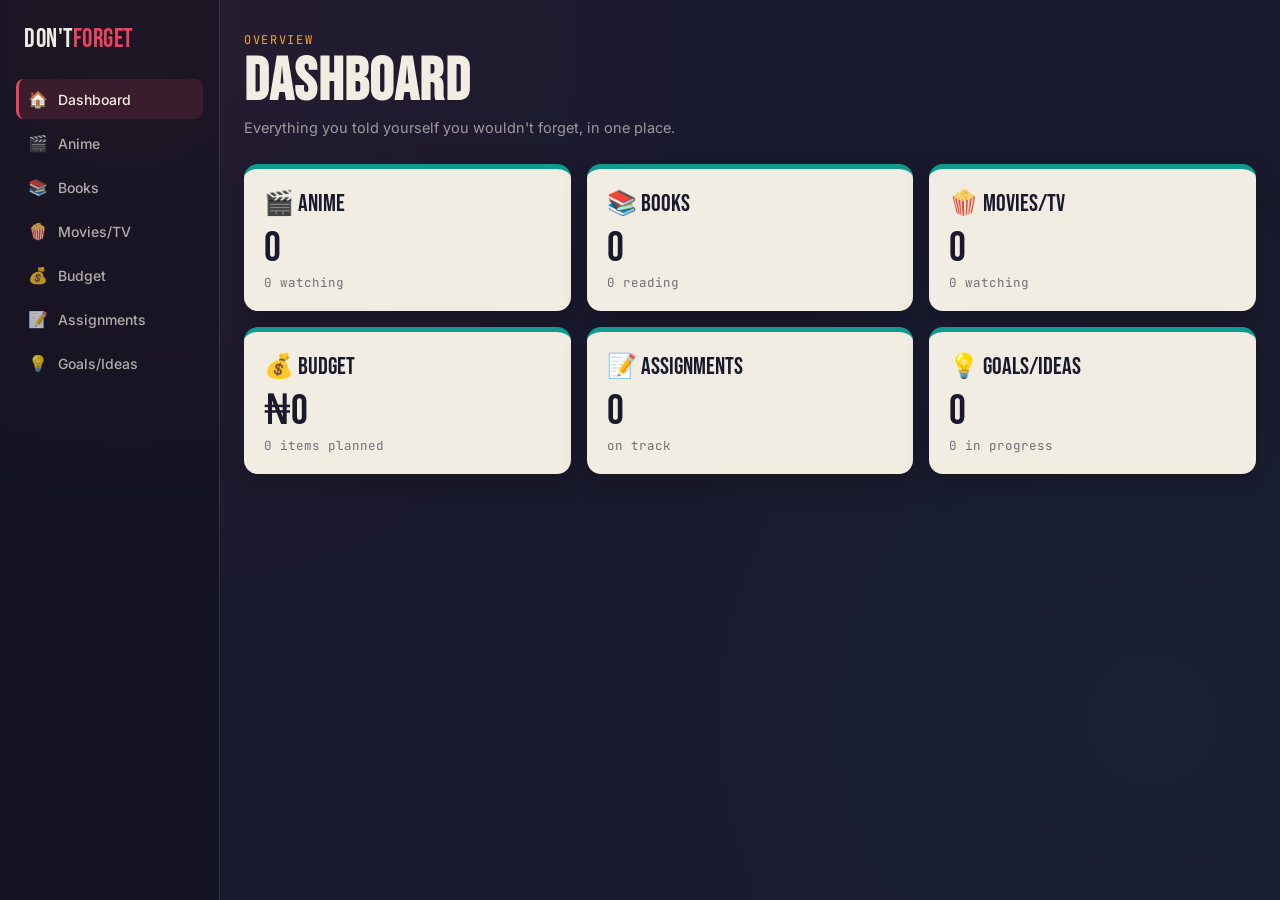
<file: index.html>
<!DOCTYPE html>
<html lang="en">
<head>
<meta charset="UTF-8">
<meta name="viewport" content="width=device-width, initial-scale=1.0">
<title>Dashboard — Don't Forget</title>
<link rel="preconnect" href="https://fonts.googleapis.com">
<link href="https://fonts.googleapis.com/css2?family=Bebas+Neue&family=Inter:wght@400;500;600;700&family=JetBrains+Mono:wght@500&display=swap" rel="stylesheet">
<link rel="stylesheet" href="style.css">
</head>
<body>
<div class="app-shell">
  <nav class="sidebar">
    <div class="sidebar-brand">Don't<span>Forget</span></div>
    <button class="sidebar-toggle" id="sidebarToggle">Menu ▾</button>
    <ul class="nav-list" id="navList"></ul>
  </nav>

  <main class="main-content">
    <div class="wrap">
      <header>
        <p class="eyebrow">Overview</p>
        <h1>Dashboard</h1>
        <p class="sub">Everything you told yourself you wouldn't forget, in one place.</p>
      </header>

      <div class="dash-grid" id="dashGrid"></div>
    </div>
  </main>
</div>

<script src="app.js"></script>
<script>
  initDashboard([
    { key: "anime", storeKey: "anime_shelf_v1", label: "Anime", icon: "🎬", href: "anime.html", color: "red", activeStatus: "watching", activeLabel: "watching" },
    { key: "books", storeKey: "books_v1", label: "Books", icon: "📚", href: "books.html", color: "teal", activeStatus: "reading", activeLabel: "reading" },
    { key: "movies", storeKey: "movies_v1", label: "Movies/TV", icon: "🍿", href: "movies.html", color: "purple", activeStatus: "watching", activeLabel: "watching" },
    { key: "budget", storeKey: "budget_v1", label: "Budget", icon: "💰", href: "budget.html", color: "gold", priceField: "price" },
    { key: "assignments", storeKey: "assignments_v1", label: "Assignments", icon: "📝", href: "assignments.html", color: "blue", dueField: "dueDate", doneStatus: "done" },
    { key: "goals", storeKey: "goals_v1", label: "Goals/Ideas", icon: "💡", href: "goals.html", color: "teal", activeStatus: "inprogress", activeLabel: "in progress" },
  ]);
</script>
</body>
</html>
</file>
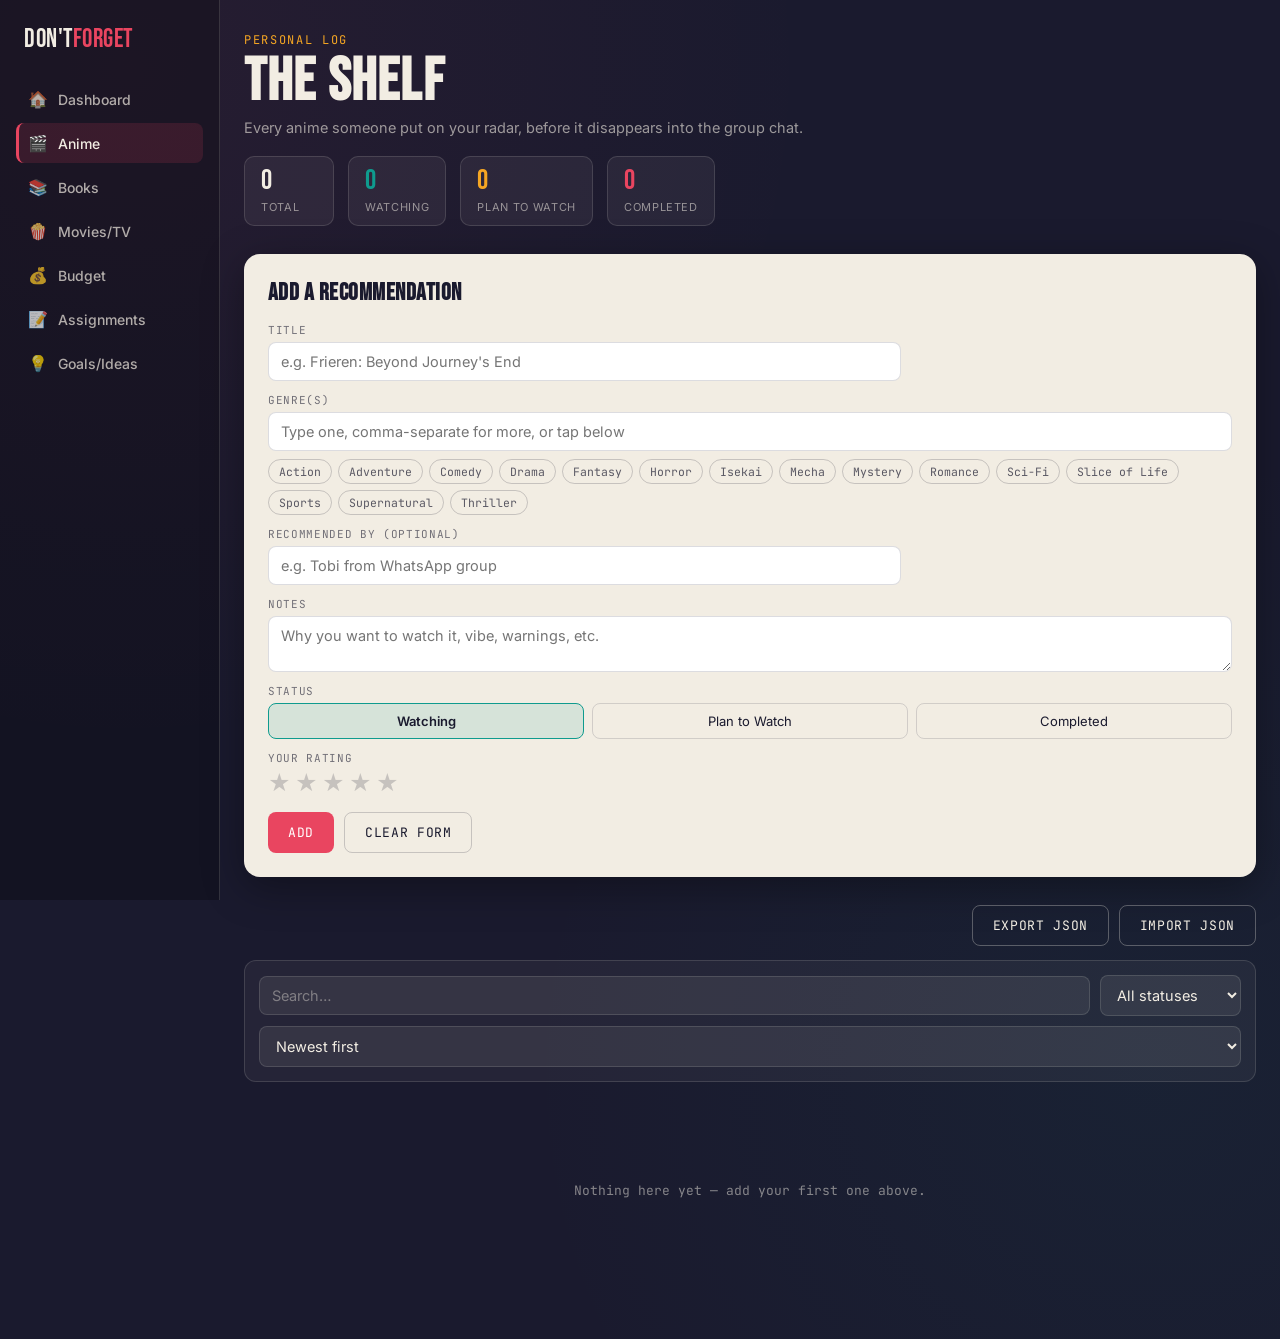
<file: anime.html>
<!DOCTYPE html>
<html lang="en">
<head>
<meta charset="UTF-8">
<meta name="viewport" content="width=device-width, initial-scale=1.0">
<title>Anime — Don't Forget</title>
<link rel="preconnect" href="https://fonts.googleapis.com">
<link href="https://fonts.googleapis.com/css2?family=Bebas+Neue&family=Inter:wght@400;500;600;700&family=JetBrains+Mono:wght@500&display=swap" rel="stylesheet">
<link rel="stylesheet" href="style.css">
</head>
<body>
<div class="app-shell">
  <nav class="sidebar">
    <div class="sidebar-brand">Don't<span>Forget</span></div>
    <button class="sidebar-toggle" id="sidebarToggle">Menu ▾</button>
    <ul class="nav-list" id="navList"></ul>
  </nav>

  <main class="main-content">
    <div class="wrap">
      <header>
        <p class="eyebrow" id="pageEyebrow"></p>
        <h1 id="pageTitle"></h1>
        <p class="sub" id="pageSub"></p>
        <div class="stats" id="stats"></div>
      </header>

      <div class="panel">
        <h2>Add a recommendation</h2>
        <div class="form-grid" id="formGrid"></div>
      </div>

      <div class="data-actions">
        <button class="btn ghost" id="exportBtn">Export JSON</button>
        <button class="btn ghost" id="importBtn">Import JSON</button>
        <input type="file" id="importFile" accept="application/json">
      </div>

      <div class="filter-bar">
        <input type="text" id="searchInput" placeholder="Search…">
        <div id="statusFilterWrap"><select id="statusFilter"></select></div>
        <select id="sortSelect"></select>
      </div>
      <div class="chip-row" id="tagFilterRow" style="margin-bottom:20px;"></div>

      <div class="shelf" id="shelf"></div>
      <div class="empty" id="emptyState" style="display:none;">Nothing here yet — add your first one above.</div>
    </div>
  </main>
</div>

<script src="app.js"></script>
<script>
initTracker({
  key: "anime",
  storeKey: "anime_shelf_v1",
  eyebrow: "Personal Log",
  title: "The Shelf",
  sub: "Every anime someone put on your radar, before it disappears into the group chat.",
  fields: [
    { key: "title", label: "Title", type: "text", placeholder: "e.g. Frieren: Beyond Journey's End" },
    { key: "tags", label: "Genre(s)", type: "tags", placeholder: "Type one, comma-separate for more, or tap below",
      suggest: ["Action","Adventure","Comedy","Drama","Fantasy","Horror","Isekai","Mecha","Mystery","Romance","Sci-Fi","Slice of Life","Sports","Supernatural","Thriller"] },
    { key: "who", label: "Recommended by (optional)", type: "text", placeholder: "e.g. Tobi from WhatsApp group" },
    { key: "notes", label: "Notes", type: "textarea", placeholder: "Why you want to watch it, vibe, warnings, etc." },
  ],
  statuses: [
    { value: "watching", label: "Watching", color: "teal" },
    { value: "plan", label: "Plan to Watch", color: "gold" },
    { value: "done", label: "Completed", color: "red" },
  ],
  hasRating: true,
  tagField: "tags",
});
</script>
</body>
</html>
</file>
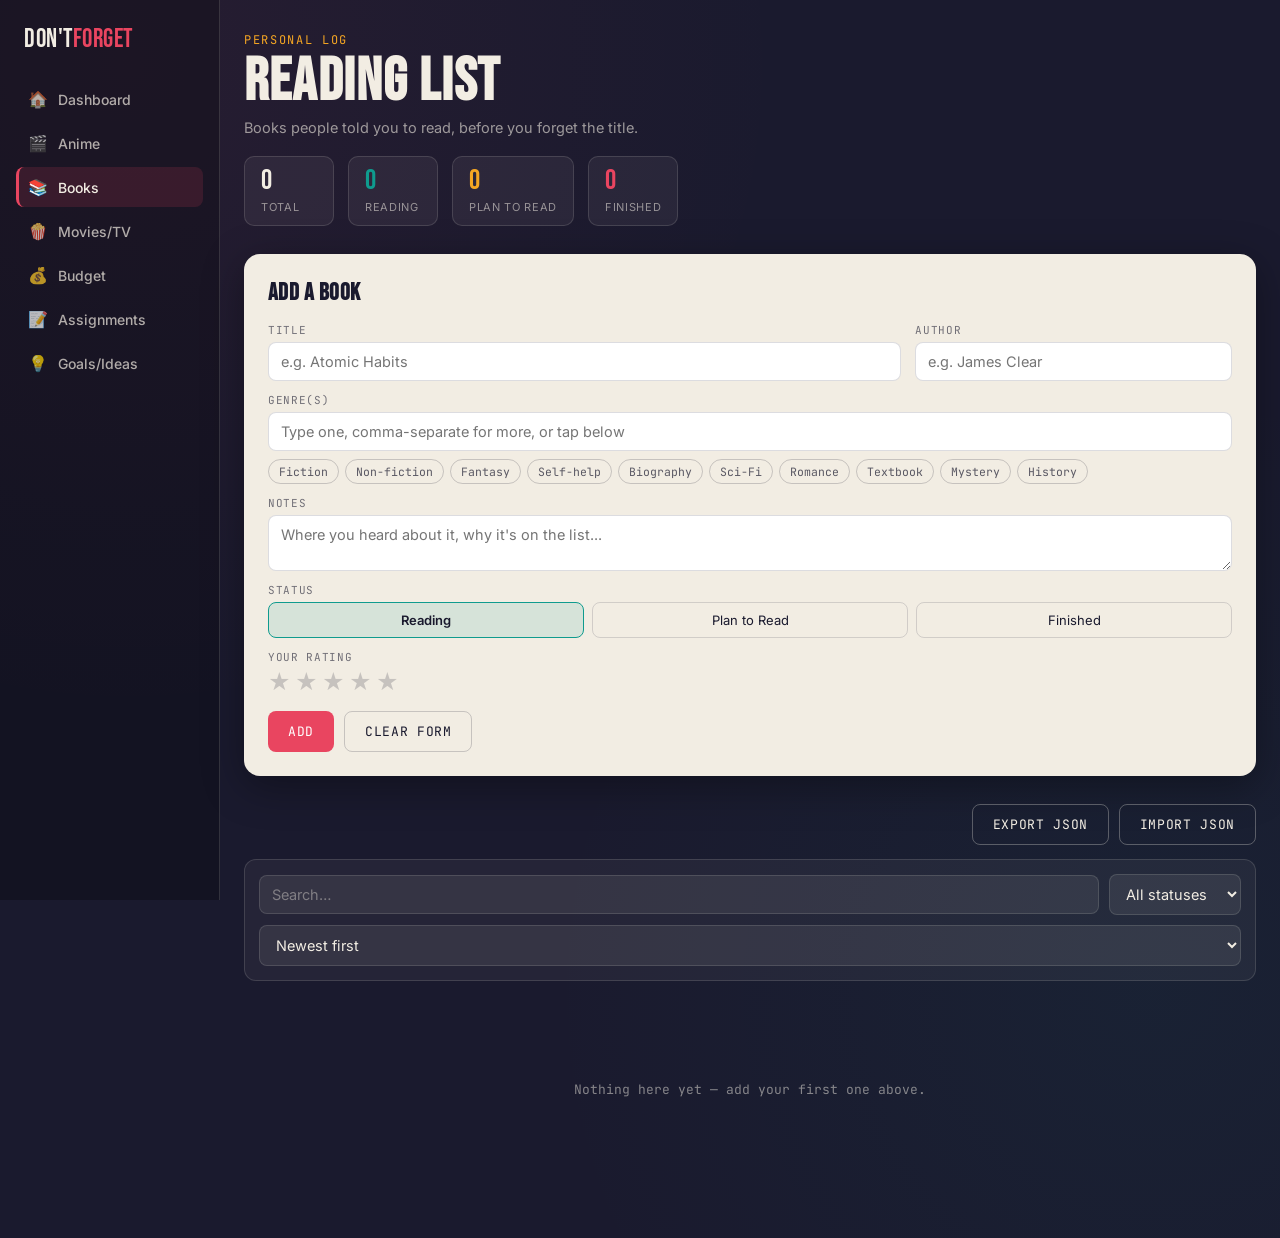
<file: books.html>
<!DOCTYPE html>
<html lang="en">
<head>
<meta charset="UTF-8">
<meta name="viewport" content="width=device-width, initial-scale=1.0">
<title>Books — Don't Forget</title>
<link rel="preconnect" href="https://fonts.googleapis.com">
<link href="https://fonts.googleapis.com/css2?family=Bebas+Neue&family=Inter:wght@400;500;600;700&family=JetBrains+Mono:wght@500&display=swap" rel="stylesheet">
<link rel="stylesheet" href="style.css">
</head>
<body>
<div class="app-shell">
  <nav class="sidebar">
    <div class="sidebar-brand">Don't<span>Forget</span></div>
    <button class="sidebar-toggle" id="sidebarToggle">Menu ▾</button>
    <ul class="nav-list" id="navList"></ul>
  </nav>

  <main class="main-content">
    <div class="wrap">
      <header>
        <p class="eyebrow" id="pageEyebrow"></p>
        <h1 id="pageTitle"></h1>
        <p class="sub" id="pageSub"></p>
        <div class="stats" id="stats"></div>
      </header>

      <div class="panel">
        <h2>Add a book</h2>
        <div class="form-grid" id="formGrid"></div>
      </div>

      <div class="data-actions">
        <button class="btn ghost" id="exportBtn">Export JSON</button>
        <button class="btn ghost" id="importBtn">Import JSON</button>
        <input type="file" id="importFile" accept="application/json">
      </div>

      <div class="filter-bar">
        <input type="text" id="searchInput" placeholder="Search…">
        <div id="statusFilterWrap"><select id="statusFilter"></select></div>
        <select id="sortSelect"></select>
      </div>
      <div class="chip-row" id="tagFilterRow" style="margin-bottom:20px;"></div>

      <div class="shelf" id="shelf"></div>
      <div class="empty" id="emptyState" style="display:none;">Nothing here yet — add your first one above.</div>
    </div>
  </main>
</div>

<script src="app.js"></script>
<script>
initTracker({
  key: "books",
  storeKey: "books_v1",
  eyebrow: "Personal Log",
  title: "Reading List",
  sub: "Books people told you to read, before you forget the title.",
  fields: [
    { key: "title", label: "Title", type: "text", placeholder: "e.g. Atomic Habits" },
    { key: "author", label: "Author", type: "text", placeholder: "e.g. James Clear" },
    { key: "tags", label: "Genre(s)", type: "tags", placeholder: "Type one, comma-separate for more, or tap below",
      suggest: ["Fiction","Non-fiction","Fantasy","Self-help","Biography","Sci-Fi","Romance","Textbook","Mystery","History"] },
    { key: "notes", label: "Notes", type: "textarea", placeholder: "Where you heard about it, why it's on the list..." },
  ],
  statuses: [
    { value: "reading", label: "Reading", color: "teal" },
    { value: "plan", label: "Plan to Read", color: "gold" },
    { value: "done", label: "Finished", color: "red" },
  ],
  hasRating: true,
  tagField: "tags",
});
</script>
</body>
</html>
</file>
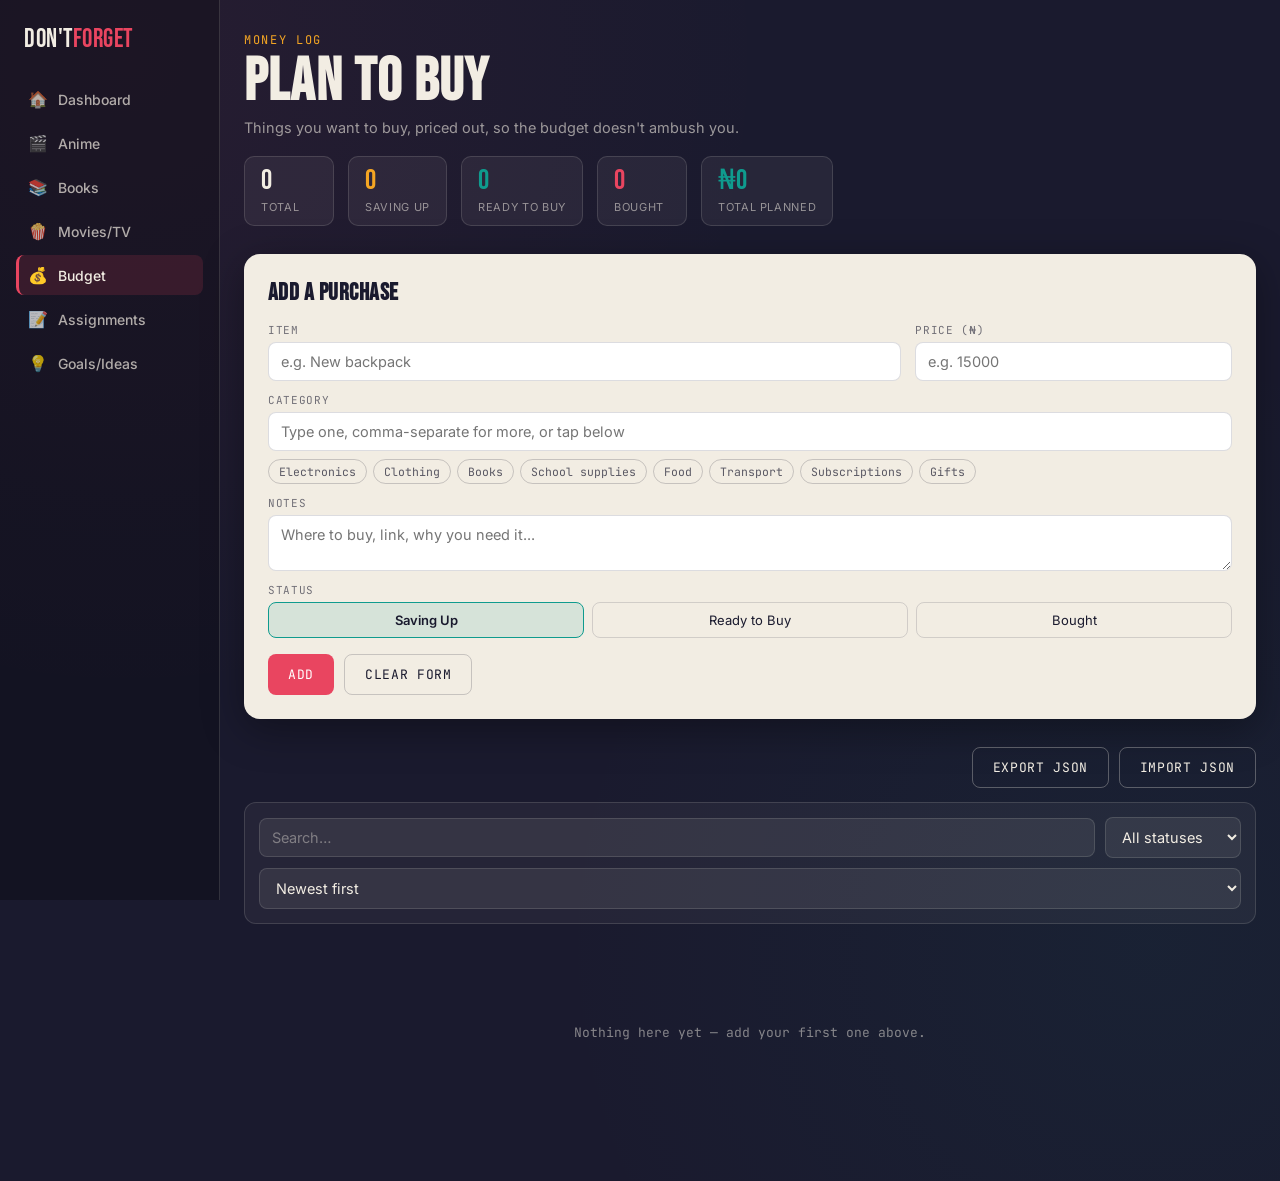
<file: budget.html>
<!DOCTYPE html>
<html lang="en">
<head>
<meta charset="UTF-8">
<meta name="viewport" content="width=device-width, initial-scale=1.0">
<title>Budget — Don't Forget</title>
<link rel="preconnect" href="https://fonts.googleapis.com">
<link href="https://fonts.googleapis.com/css2?family=Bebas+Neue&family=Inter:wght@400;500;600;700&family=JetBrains+Mono:wght@500&display=swap" rel="stylesheet">
<link rel="stylesheet" href="style.css">
</head>
<body>
<div class="app-shell">
  <nav class="sidebar">
    <div class="sidebar-brand">Don't<span>Forget</span></div>
    <button class="sidebar-toggle" id="sidebarToggle">Menu ▾</button>
    <ul class="nav-list" id="navList"></ul>
  </nav>

  <main class="main-content">
    <div class="wrap">
      <header>
        <p class="eyebrow" id="pageEyebrow"></p>
        <h1 id="pageTitle"></h1>
        <p class="sub" id="pageSub"></p>
        <div class="stats" id="stats"></div>
      </header>

      <div class="panel">
        <h2>Add a purchase</h2>
        <div class="form-grid" id="formGrid"></div>
      </div>

      <div class="data-actions">
        <button class="btn ghost" id="exportBtn">Export JSON</button>
        <button class="btn ghost" id="importBtn">Import JSON</button>
        <input type="file" id="importFile" accept="application/json">
      </div>

      <div class="filter-bar">
        <input type="text" id="searchInput" placeholder="Search…">
        <div id="statusFilterWrap"><select id="statusFilter"></select></div>
        <select id="sortSelect"></select>
      </div>
      <div class="chip-row" id="tagFilterRow" style="margin-bottom:20px;"></div>

      <div class="shelf" id="shelf"></div>
      <div class="empty" id="emptyState" style="display:none;">Nothing here yet — add your first one above.</div>
    </div>
  </main>
</div>

<script src="app.js"></script>
<script>
initTracker({
  key: "budget",
  storeKey: "budget_v1",
  eyebrow: "Money Log",
  title: "Plan to Buy",
  sub: "Things you want to buy, priced out, so the budget doesn't ambush you.",
  fields: [
    { key: "title", label: "Item", type: "text", placeholder: "e.g. New backpack" },
    { key: "price", label: "Price (₦)", type: "number", placeholder: "e.g. 15000", full: false },
    { key: "tags", label: "Category", type: "tags", placeholder: "Type one, comma-separate for more, or tap below",
      suggest: ["Electronics","Clothing","Books","School supplies","Food","Transport","Subscriptions","Gifts"] },
    { key: "notes", label: "Notes", type: "textarea", placeholder: "Where to buy, link, why you need it..." },
  ],
  statuses: [
    { value: "saving", label: "Saving Up", color: "gold" },
    { value: "ready", label: "Ready to Buy", color: "teal" },
    { value: "bought", label: "Bought", color: "red" },
  ],
  hasRating: false,
  priceField: "price",
  tagField: "tags",
});
</script>
</body>
</html>
</file>
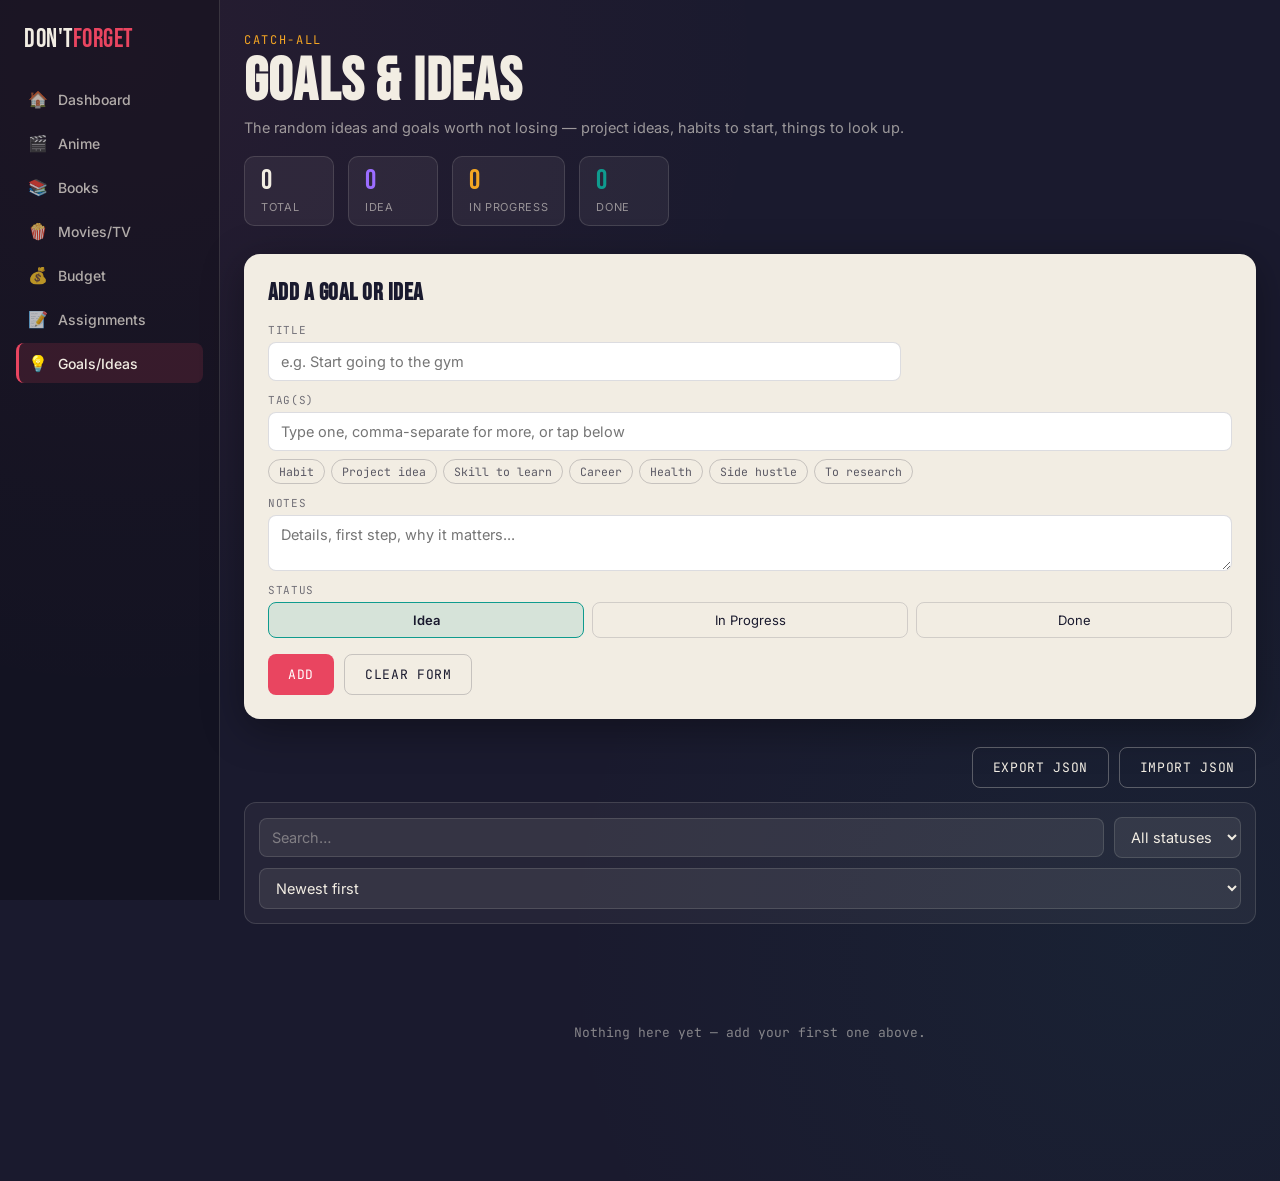
<file: goals.html>
<!DOCTYPE html>
<html lang="en">
<head>
<meta charset="UTF-8">
<meta name="viewport" content="width=device-width, initial-scale=1.0">
<title>Goals & Ideas — Don't Forget</title>
<link rel="preconnect" href="https://fonts.googleapis.com">
<link href="https://fonts.googleapis.com/css2?family=Bebas+Neue&family=Inter:wght@400;500;600;700&family=JetBrains+Mono:wght@500&display=swap" rel="stylesheet">
<link rel="stylesheet" href="style.css">
</head>
<body>
<div class="app-shell">
  <nav class="sidebar">
    <div class="sidebar-brand">Don't<span>Forget</span></div>
    <button class="sidebar-toggle" id="sidebarToggle">Menu ▾</button>
    <ul class="nav-list" id="navList"></ul>
  </nav>

  <main class="main-content">
    <div class="wrap">
      <header>
        <p class="eyebrow" id="pageEyebrow"></p>
        <h1 id="pageTitle"></h1>
        <p class="sub" id="pageSub"></p>
        <div class="stats" id="stats"></div>
      </header>

      <div class="panel">
        <h2>Add a goal or idea</h2>
        <div class="form-grid" id="formGrid"></div>
      </div>

      <div class="data-actions">
        <button class="btn ghost" id="exportBtn">Export JSON</button>
        <button class="btn ghost" id="importBtn">Import JSON</button>
        <input type="file" id="importFile" accept="application/json">
      </div>

      <div class="filter-bar">
        <input type="text" id="searchInput" placeholder="Search…">
        <div id="statusFilterWrap"><select id="statusFilter"></select></div>
        <select id="sortSelect"></select>
      </div>
      <div class="chip-row" id="tagFilterRow" style="margin-bottom:20px;"></div>

      <div class="shelf" id="shelf"></div>
      <div class="empty" id="emptyState" style="display:none;">Nothing here yet — add your first one above.</div>
    </div>
  </main>
</div>

<script src="app.js"></script>
<script>
initTracker({
  key: "goals",
  storeKey: "goals_v1",
  eyebrow: "Catch-All",
  title: "Goals & Ideas",
  sub: "The random ideas and goals worth not losing — project ideas, habits to start, things to look up.",
  fields: [
    { key: "title", label: "Title", type: "text", placeholder: "e.g. Start going to the gym" },
    { key: "tags", label: "Tag(s)", type: "tags", placeholder: "Type one, comma-separate for more, or tap below",
      suggest: ["Habit","Project idea","Skill to learn","Career","Health","Side hustle","To research"] },
    { key: "notes", label: "Notes", type: "textarea", placeholder: "Details, first step, why it matters..." },
  ],
  statuses: [
    { value: "idea", label: "Idea", color: "purple" },
    { value: "inprogress", label: "In Progress", color: "gold" },
    { value: "done", label: "Done", color: "teal" },
  ],
  hasRating: false,
  tagField: "tags",
});
</script>
</body>
</html>
</file>
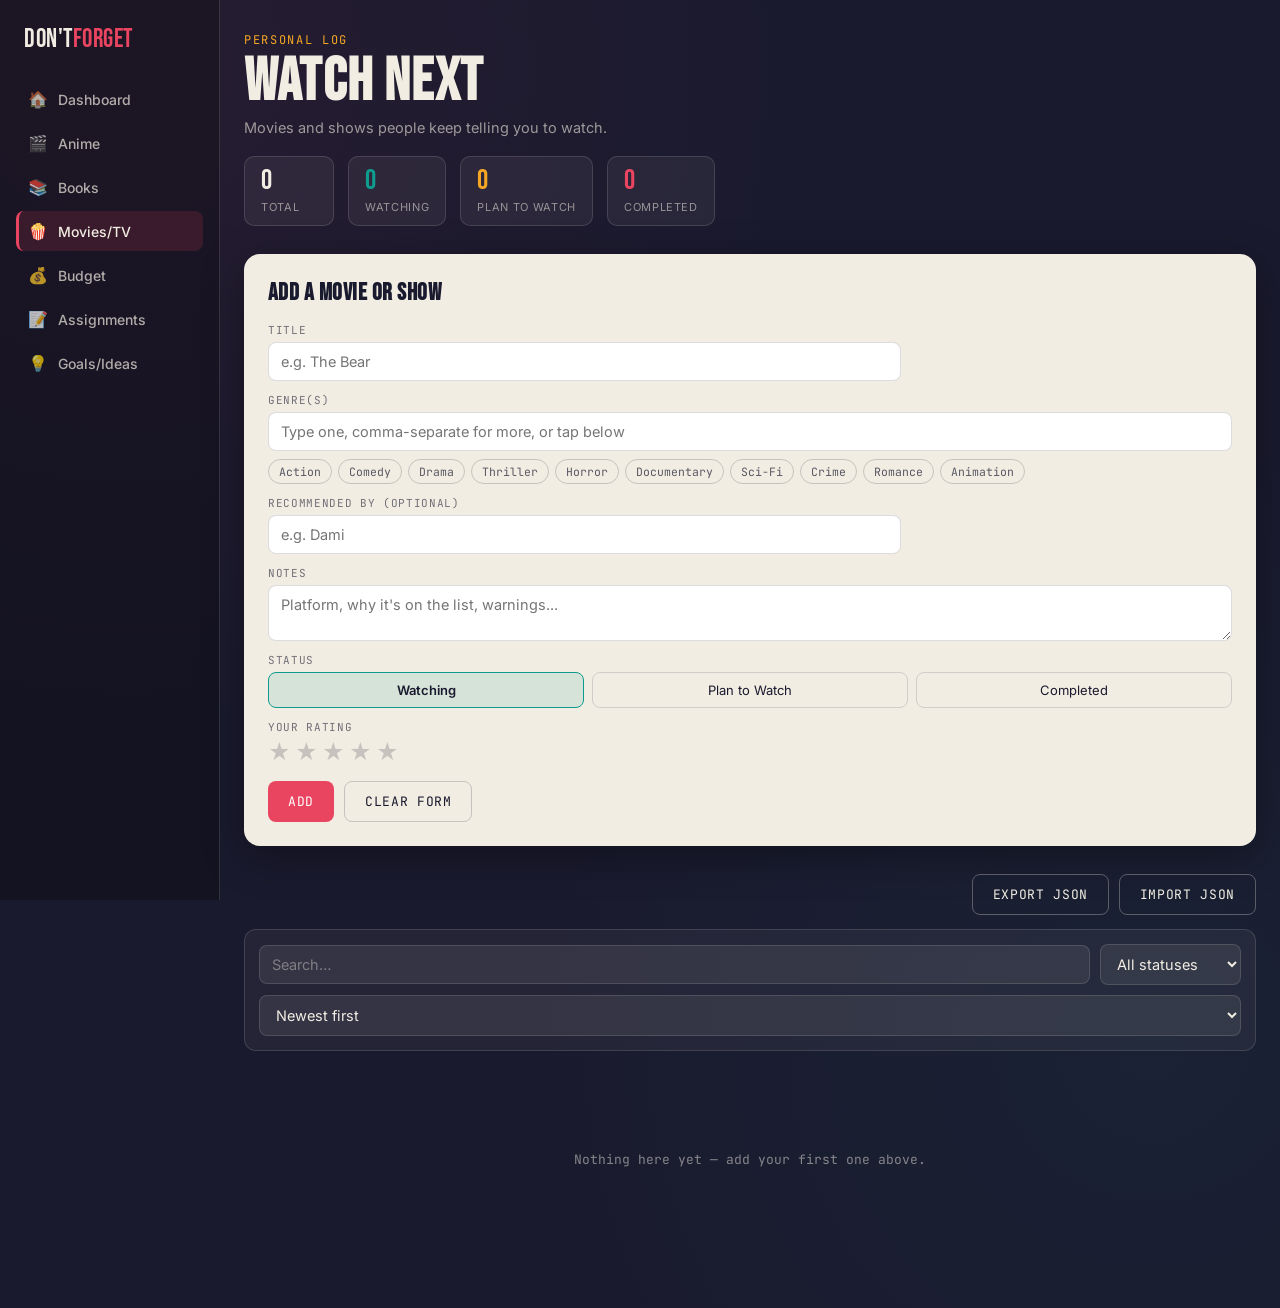
<file: movies.html>
<!DOCTYPE html>
<html lang="en">
<head>
<meta charset="UTF-8">
<meta name="viewport" content="width=device-width, initial-scale=1.0">
<title>Movies & TV — Don't Forget</title>
<link rel="preconnect" href="https://fonts.googleapis.com">
<link href="https://fonts.googleapis.com/css2?family=Bebas+Neue&family=Inter:wght@400;500;600;700&family=JetBrains+Mono:wght@500&display=swap" rel="stylesheet">
<link rel="stylesheet" href="style.css">
</head>
<body>
<div class="app-shell">
  <nav class="sidebar">
    <div class="sidebar-brand">Don't<span>Forget</span></div>
    <button class="sidebar-toggle" id="sidebarToggle">Menu ▾</button>
    <ul class="nav-list" id="navList"></ul>
  </nav>

  <main class="main-content">
    <div class="wrap">
      <header>
        <p class="eyebrow" id="pageEyebrow"></p>
        <h1 id="pageTitle"></h1>
        <p class="sub" id="pageSub"></p>
        <div class="stats" id="stats"></div>
      </header>

      <div class="panel">
        <h2>Add a movie or show</h2>
        <div class="form-grid" id="formGrid"></div>
      </div>

      <div class="data-actions">
        <button class="btn ghost" id="exportBtn">Export JSON</button>
        <button class="btn ghost" id="importBtn">Import JSON</button>
        <input type="file" id="importFile" accept="application/json">
      </div>

      <div class="filter-bar">
        <input type="text" id="searchInput" placeholder="Search…">
        <div id="statusFilterWrap"><select id="statusFilter"></select></div>
        <select id="sortSelect"></select>
      </div>
      <div class="chip-row" id="tagFilterRow" style="margin-bottom:20px;"></div>

      <div class="shelf" id="shelf"></div>
      <div class="empty" id="emptyState" style="display:none;">Nothing here yet — add your first one above.</div>
    </div>
  </main>
</div>

<script src="app.js"></script>
<script>
initTracker({
  key: "movies",
  storeKey: "movies_v1",
  eyebrow: "Personal Log",
  title: "Watch Next",
  sub: "Movies and shows people keep telling you to watch.",
  fields: [
    { key: "title", label: "Title", type: "text", placeholder: "e.g. The Bear" },
    { key: "tags", label: "Genre(s)", type: "tags", placeholder: "Type one, comma-separate for more, or tap below",
      suggest: ["Action","Comedy","Drama","Thriller","Horror","Documentary","Sci-Fi","Crime","Romance","Animation"] },
    { key: "who", label: "Recommended by (optional)", type: "text", placeholder: "e.g. Dami" },
    { key: "notes", label: "Notes", type: "textarea", placeholder: "Platform, why it's on the list, warnings..." },
  ],
  statuses: [
    { value: "watching", label: "Watching", color: "teal" },
    { value: "plan", label: "Plan to Watch", color: "gold" },
    { value: "done", label: "Completed", color: "red" },
  ],
  hasRating: true,
  tagField: "tags",
});
</script>
</body>
</html>
</file>
<file: style.css>
:root {
  --ink: #1a1a2e;
  --ink-deep: #12121f;
  --paper: #f2ede3;
  --paper-dim: #e8e1d2;
  --red: #e94560;
  --teal: #0f9b8e;
  --gold: #f5a623;
  --purple: #9b6dff;
  --blue: #4d96ff;
  --line: rgba(242,237,227,0.14);
  --sidebar-w: 220px;
}

* { box-sizing: border-box; }

body {
  margin: 0;
  background: var(--ink);
  background-image:
    radial-gradient(circle at 10% 5%, rgba(233,69,96,0.06), transparent 40%),
    radial-gradient(circle at 90% 80%, rgba(15,155,142,0.06), transparent 40%);
  color: var(--paper);
  font-family: 'Inter', sans-serif;
  min-height: 100vh;
}

/* ---------- App shell: sidebar + main ---------- */
.app-shell {
  display: flex;
  min-height: 100vh;
}

.sidebar {
  width: var(--sidebar-w);
  flex-shrink: 0;
  background: rgba(0,0,0,0.25);
  border-right: 1px solid var(--line);
  padding: 24px 16px;
  position: sticky;
  top: 0;
  height: 100vh;
  overflow-y: auto;
}
.sidebar-brand {
  font-family: 'Bebas Neue', sans-serif;
  font-size: 26px;
  letter-spacing: 0.02em;
  margin-bottom: 24px;
  padding: 0 8px;
}
.sidebar-brand span { color: var(--red); }

.nav-list { list-style: none; padding: 0; margin: 0; display: flex; flex-direction: column; gap: 4px; }
.nav-link {
  display: flex;
  align-items: center;
  gap: 10px;
  padding: 10px 12px;
  border-radius: 8px;
  color: rgba(242,237,227,0.7);
  text-decoration: none;
  font-size: 14px;
  font-weight: 500;
}
.nav-link:hover { background: rgba(242,237,227,0.06); color: var(--paper); }
.nav-link.active { background: rgba(233,69,96,0.15); color: var(--paper); border-left: 3px solid var(--red); padding-left: 9px; }
.nav-icon { font-size: 16px; width: 20px; text-align: center; }

.sidebar-toggle {
  display: none;
}

.main-content {
  flex: 1;
  min-width: 0;
}

.wrap { max-width: 1080px; margin: 0 auto; padding: 32px 24px 80px; }

header { margin-bottom: 28px; }
.eyebrow {
  font-family: 'JetBrains Mono', monospace;
  font-size: 12px;
  letter-spacing: 0.14em;
  text-transform: uppercase;
  color: var(--gold);
  margin: 0 0 6px;
}
h1 {
  font-family: 'Bebas Neue', sans-serif;
  font-size: clamp(38px, 7vw, 60px);
  letter-spacing: 0.02em;
  margin: 0;
  line-height: 0.95;
}
.sub { color: rgba(242,237,227,0.6); margin: 8px 0 0; font-size: 14.5px; }

.stats { display: flex; gap: 14px; margin-top: 20px; flex-wrap: wrap; }
.stat {
  background: rgba(242,237,227,0.06);
  border: 1px solid var(--line);
  border-radius: 10px;
  padding: 10px 16px;
  min-width: 90px;
}
.stat .num { font-family: 'Bebas Neue', sans-serif; font-size: 28px; display: block; line-height: 1; }
.stat .lbl { font-size: 11px; color: rgba(242,237,227,0.55); text-transform: uppercase; letter-spacing: 0.06em; }
.stat.c-watching .num, .stat.c-teal .num { color: var(--teal); }
.stat.c-plan .num, .stat.c-gold .num { color: var(--gold); }
.stat.c-done .num, .stat.c-red .num { color: var(--red); }
.stat.c-purple .num { color: var(--purple); }
.stat.c-blue .num { color: var(--blue); }

/* ---------- Dashboard ---------- */
.dash-grid {
  display: grid;
  grid-template-columns: repeat(auto-fill, minmax(260px, 1fr));
  gap: 16px;
  margin-top: 24px;
}
.dash-card {
  background: var(--paper);
  color: var(--ink);
  border-radius: 14px;
  padding: 20px;
  text-decoration: none;
  display: block;
  box-shadow: 0 8px 24px rgba(0,0,0,0.25);
  border-top: 5px solid var(--teal);
  transition: transform .12s;
}
.dash-card:hover { transform: translateY(-3px); }
.dash-card .dc-title { font-family: 'Bebas Neue', sans-serif; font-size: 24px; display: flex; align-items: center; gap: 8px; }
.dash-card .dc-num { font-family: 'Bebas Neue', sans-serif; font-size: 42px; line-height: 1; margin: 10px 0 4px; }
.dash-card .dc-detail { font-size: 12.5px; color: rgba(26,26,46,0.6); font-family: 'JetBrains Mono', monospace; }

/* ---------- Add form ---------- */
.panel {
  background: var(--paper);
  color: var(--ink);
  border-radius: 16px;
  padding: 24px;
  margin: 28px 0;
  box-shadow: 0 10px 40px rgba(0,0,0,0.35);
}
.panel h2 { font-family: 'Bebas Neue', sans-serif; font-size: 24px; letter-spacing: 0.02em; margin: 0 0 16px; }
.form-grid { display: grid; grid-template-columns: 2fr 1fr; gap: 12px 14px; }
.field { display: flex; flex-direction: column; gap: 5px; }
.field.full { grid-column: 1 / -1; }
label {
  font-family: 'JetBrains Mono', monospace;
  font-size: 11px;
  text-transform: uppercase;
  letter-spacing: 0.06em;
  color: rgba(26,26,46,0.6);
}
input[type=text], input[type=number], input[type=date], textarea, select {
  font-family: 'Inter', sans-serif;
  font-size: 14.5px;
  padding: 10px 12px;
  border: 1.5px solid rgba(26,26,46,0.15);
  border-radius: 8px;
  background: #fff;
  color: var(--ink);
  outline: none;
  width: 100%;
}
input:focus, textarea:focus, select:focus { border-color: var(--red); }
textarea { resize: vertical; min-height: 56px; font-family: 'Inter', sans-serif; }

.tag-input-wrap { position: relative; }
.tag-suggest { display: flex; flex-wrap: wrap; gap: 6px; margin-top: 8px; }
.tag-chip-btn {
  font-family: 'JetBrains Mono', monospace;
  font-size: 11.5px;
  padding: 4px 10px;
  border-radius: 999px;
  border: 1px solid rgba(26,26,46,0.2);
  background: transparent;
  color: rgba(26,26,46,0.7);
  cursor: pointer;
}
.tag-chip-btn:hover { background: rgba(233,69,96,0.1); border-color: var(--red); color: var(--red); }

.star-input { display: flex; gap: 4px; font-size: 22px; cursor: pointer; }
.star-input span { color: rgba(26,26,46,0.2); transition: color .1s; }
.star-input span.active { color: var(--gold); }

.status-radio { display: flex; gap: 8px; flex-wrap: wrap; }
.status-radio label {
  flex: 1;
  min-width: 90px;
  text-align: center;
  padding: 9px 6px;
  border-radius: 8px;
  border: 1.5px solid rgba(26,26,46,0.15);
  cursor: pointer;
  font-family: 'Inter', sans-serif;
  font-size: 13px;
  text-transform: none;
  letter-spacing: 0;
  color: var(--ink);
}
.status-radio input { display: none; }
.status-radio input:checked + label { border-color: var(--teal); background: rgba(15,155,142,0.12); font-weight: 600; }

.btn {
  font-family: 'JetBrains Mono', monospace;
  font-size: 13px;
  text-transform: uppercase;
  letter-spacing: 0.05em;
  padding: 11px 20px;
  border-radius: 8px;
  border: none;
  cursor: pointer;
  background: var(--ink);
  color: var(--paper);
}
.btn:hover { background: var(--ink-deep); }
.btn.primary { background: var(--red); color: #fff; }
.btn.primary:hover { background: #d13650; }
.btn.ghost { background: transparent; border: 1.5px solid rgba(242,237,227,0.3); color: var(--paper); }
.btn.ghost:hover { border-color: var(--paper); }
.btn.ghost-dark { background: transparent; color: var(--ink); border: 1.5px solid rgba(26,26,46,0.2); }

.form-actions { grid-column: 1/-1; display: flex; gap: 10px; margin-top: 4px; }

/* ---------- Filter bar ---------- */
.filter-bar {
  display: flex;
  flex-wrap: wrap;
  gap: 10px;
  align-items: center;
  margin-bottom: 20px;
  padding: 14px;
  background: rgba(242,237,227,0.05);
  border: 1px solid var(--line);
  border-radius: 12px;
}
.filter-bar input[type=text] {
  background: rgba(242,237,227,0.08);
  border: 1.5px solid var(--line);
  color: var(--paper);
  min-width: 180px;
  flex: 1;
}
.filter-bar input[type=text]::placeholder { color: rgba(242,237,227,0.4); }
.filter-bar select { background: rgba(242,237,227,0.08); border: 1.5px solid var(--line); color: var(--paper); }
.filter-bar select option { color: var(--ink); }

.chip-row { display: flex; flex-wrap: wrap; gap: 6px; }
.chip {
  font-family: 'JetBrains Mono', monospace;
  font-size: 11.5px;
  padding: 5px 11px;
  border-radius: 999px;
  border: 1px solid var(--line);
  background: transparent;
  color: rgba(242,237,227,0.75);
  cursor: pointer;
}
.chip.active { background: var(--red); border-color: var(--red); color: #fff; }

/* ---------- Item grid / cards ---------- */
.shelf { display: grid; grid-template-columns: repeat(auto-fill, minmax(240px, 1fr)); gap: 16px; }
.card {
  background: var(--paper);
  color: var(--ink);
  border-radius: 12px;
  padding: 18px;
  position: relative;
  box-shadow: 0 6px 18px rgba(0,0,0,0.25);
  display: flex;
  flex-direction: column;
  gap: 10px;
  border-top: 5px solid var(--teal);
}
.card.c-gold { border-top-color: var(--gold); }
.card.c-red { border-top-color: var(--red); }
.card.c-purple { border-top-color: var(--purple); }
.card.c-blue { border-top-color: var(--blue); }
.card.c-teal { border-top-color: var(--teal); }

.card-top { display: flex; justify-content: space-between; align-items: flex-start; gap: 8px; }
.card-title { font-family: 'Bebas Neue', sans-serif; font-size: 22px; line-height: 1.05; letter-spacing: 0.01em; }
.card-meta { font-size: 12.5px; color: rgba(26,26,46,0.55); }
.card-stars { color: var(--gold); font-size: 14px; white-space: nowrap; }
.card-tags { display: flex; flex-wrap: wrap; gap: 5px; }
.tag {
  font-family: 'JetBrains Mono', monospace;
  font-size: 10.5px;
  text-transform: uppercase;
  padding: 3px 8px;
  border-radius: 4px;
  background: rgba(26,26,46,0.08);
  color: rgba(26,26,46,0.7);
}
.card-notes { font-size: 13.5px; color: rgba(26,26,46,0.75); line-height: 1.4; white-space: pre-wrap; }
.card-status-label {
  font-family: 'JetBrains Mono', monospace;
  font-size: 10.5px;
  text-transform: uppercase;
  letter-spacing: 0.05em;
  color: rgba(26,26,46,0.5);
  cursor: pointer;
  width: fit-content;
}
.card-price { font-family: 'Bebas Neue', sans-serif; font-size: 20px; color: var(--teal); }
.card-due {
  font-family: 'JetBrains Mono', monospace;
  font-size: 11.5px;
  padding: 3px 8px;
  border-radius: 4px;
  width: fit-content;
}
.card-due.overdue { background: rgba(233,69,96,0.15); color: var(--red); font-weight: 600; }
.card-due.soon { background: rgba(245,166,35,0.18); color: #8a5a00; }
.card-due.normal { background: rgba(26,26,46,0.08); color: rgba(26,26,46,0.6); }

.card-actions { display: flex; gap: 8px; margin-top: auto; padding-top: 6px; }
.icon-btn {
  font-family: 'JetBrains Mono', monospace;
  font-size: 11px;
  text-transform: uppercase;
  background: none;
  border: 1px solid rgba(26,26,46,0.2);
  border-radius: 6px;
  padding: 5px 9px;
  cursor: pointer;
  color: rgba(26,26,46,0.7);
}
.icon-btn:hover { border-color: var(--red); color: var(--red); }

.empty {
  text-align: center;
  padding: 60px 20px;
  color: rgba(242,237,227,0.5);
  font-family: 'JetBrains Mono', monospace;
  font-size: 13px;
}

.data-actions { display: flex; gap: 10px; justify-content: flex-end; margin-bottom: 14px; flex-wrap: wrap; }
#importFile { display: none; }

/* ---------- Responsive ---------- */
@media (max-width: 820px) {
  .app-shell { flex-direction: column; }
  .sidebar {
    width: 100%;
    height: auto;
    position: sticky;
    top: 0;
    z-index: 20;
    padding: 14px 16px;
    display: flex;
    align-items: center;
    justify-content: space-between;
  }
  .sidebar-brand { margin-bottom: 0; }
  .nav-list {
    flex-direction: row;
    flex-wrap: wrap;
    display: none;
    position: absolute;
    top: 100%;
    left: 0;
    right: 0;
    background: var(--ink-deep);
    padding: 10px;
    border-bottom: 1px solid var(--line);
  }
  .nav-list.open { display: flex; }
  .sidebar-toggle {
    display: block;
    background: none;
    border: 1px solid var(--line);
    color: var(--paper);
    border-radius: 8px;
    padding: 8px 12px;
    font-size: 13px;
    cursor: pointer;
  }
}

@media (max-width: 560px) {
  .form-grid { grid-template-columns: 1fr; }
  .form-actions { flex-direction: column; }
}

@media (prefers-reduced-motion: reduce) {
  * { transition: none !important; }
}
</file>
